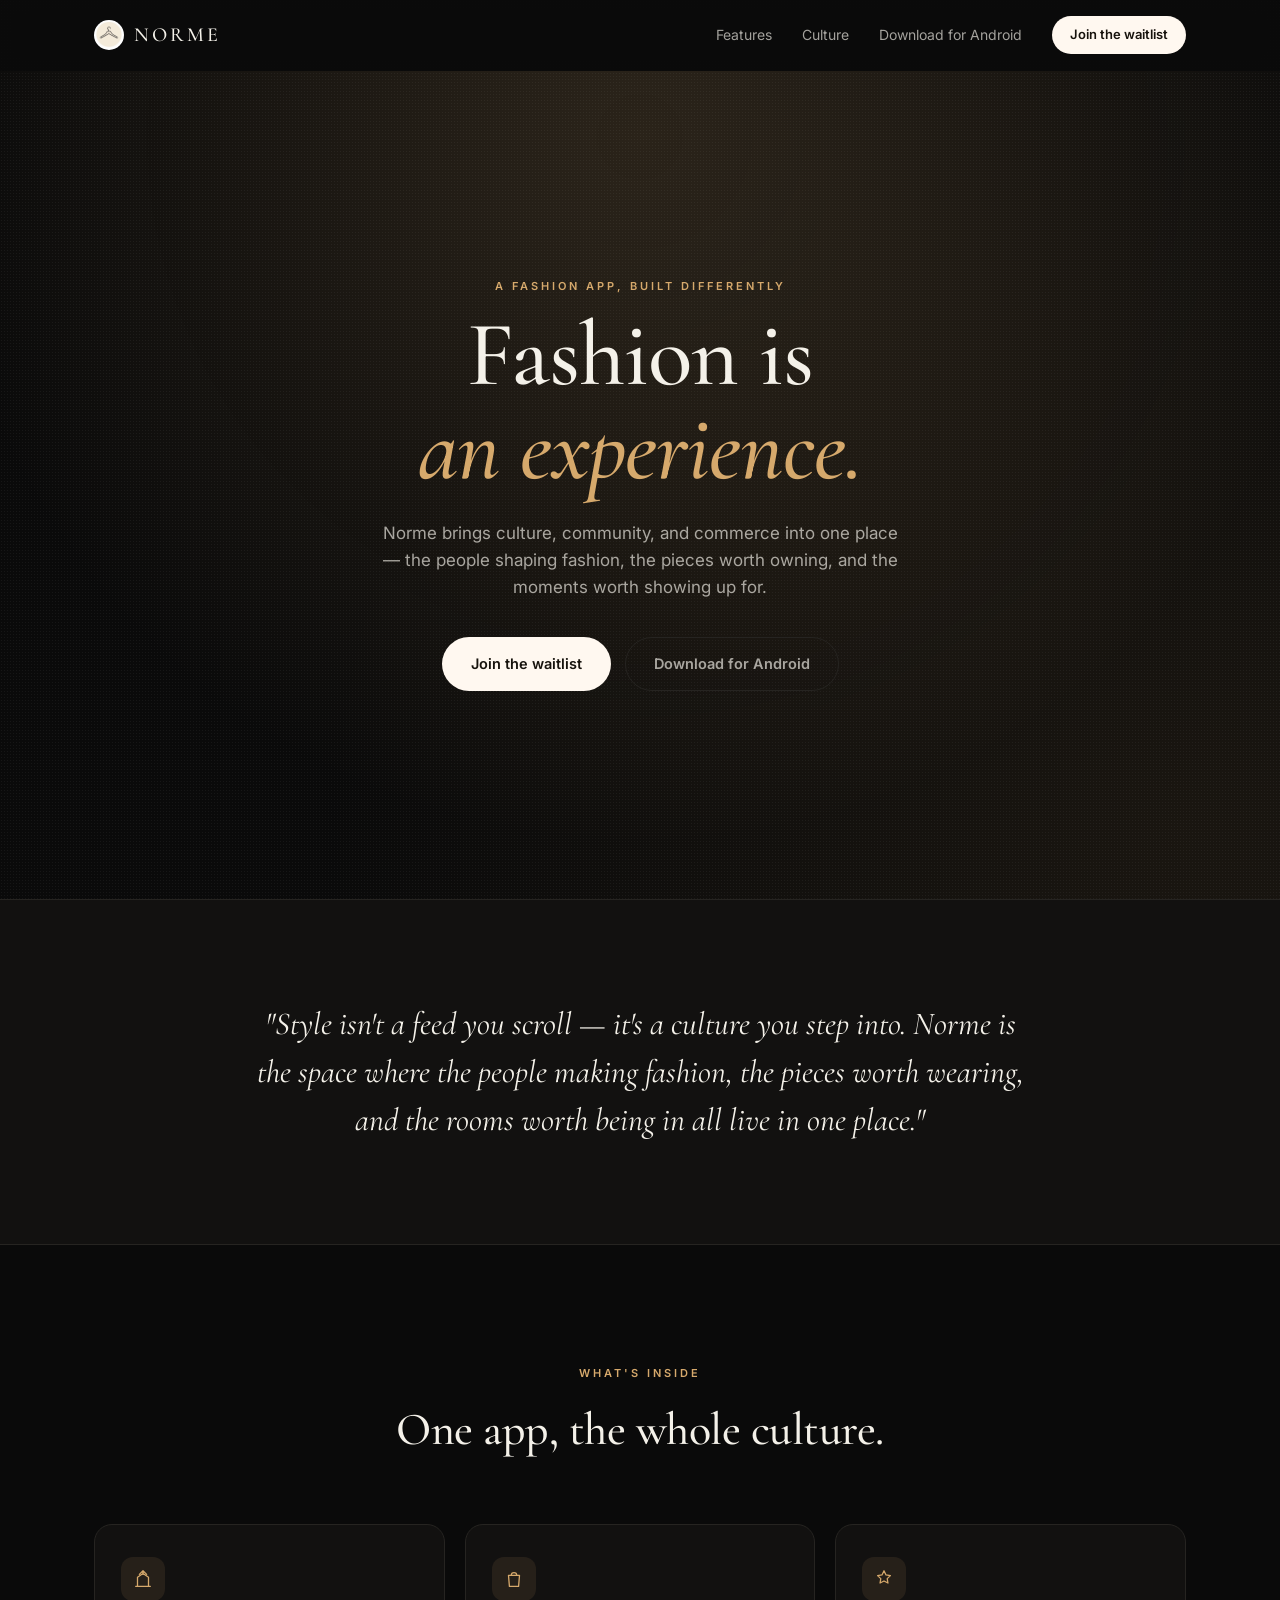
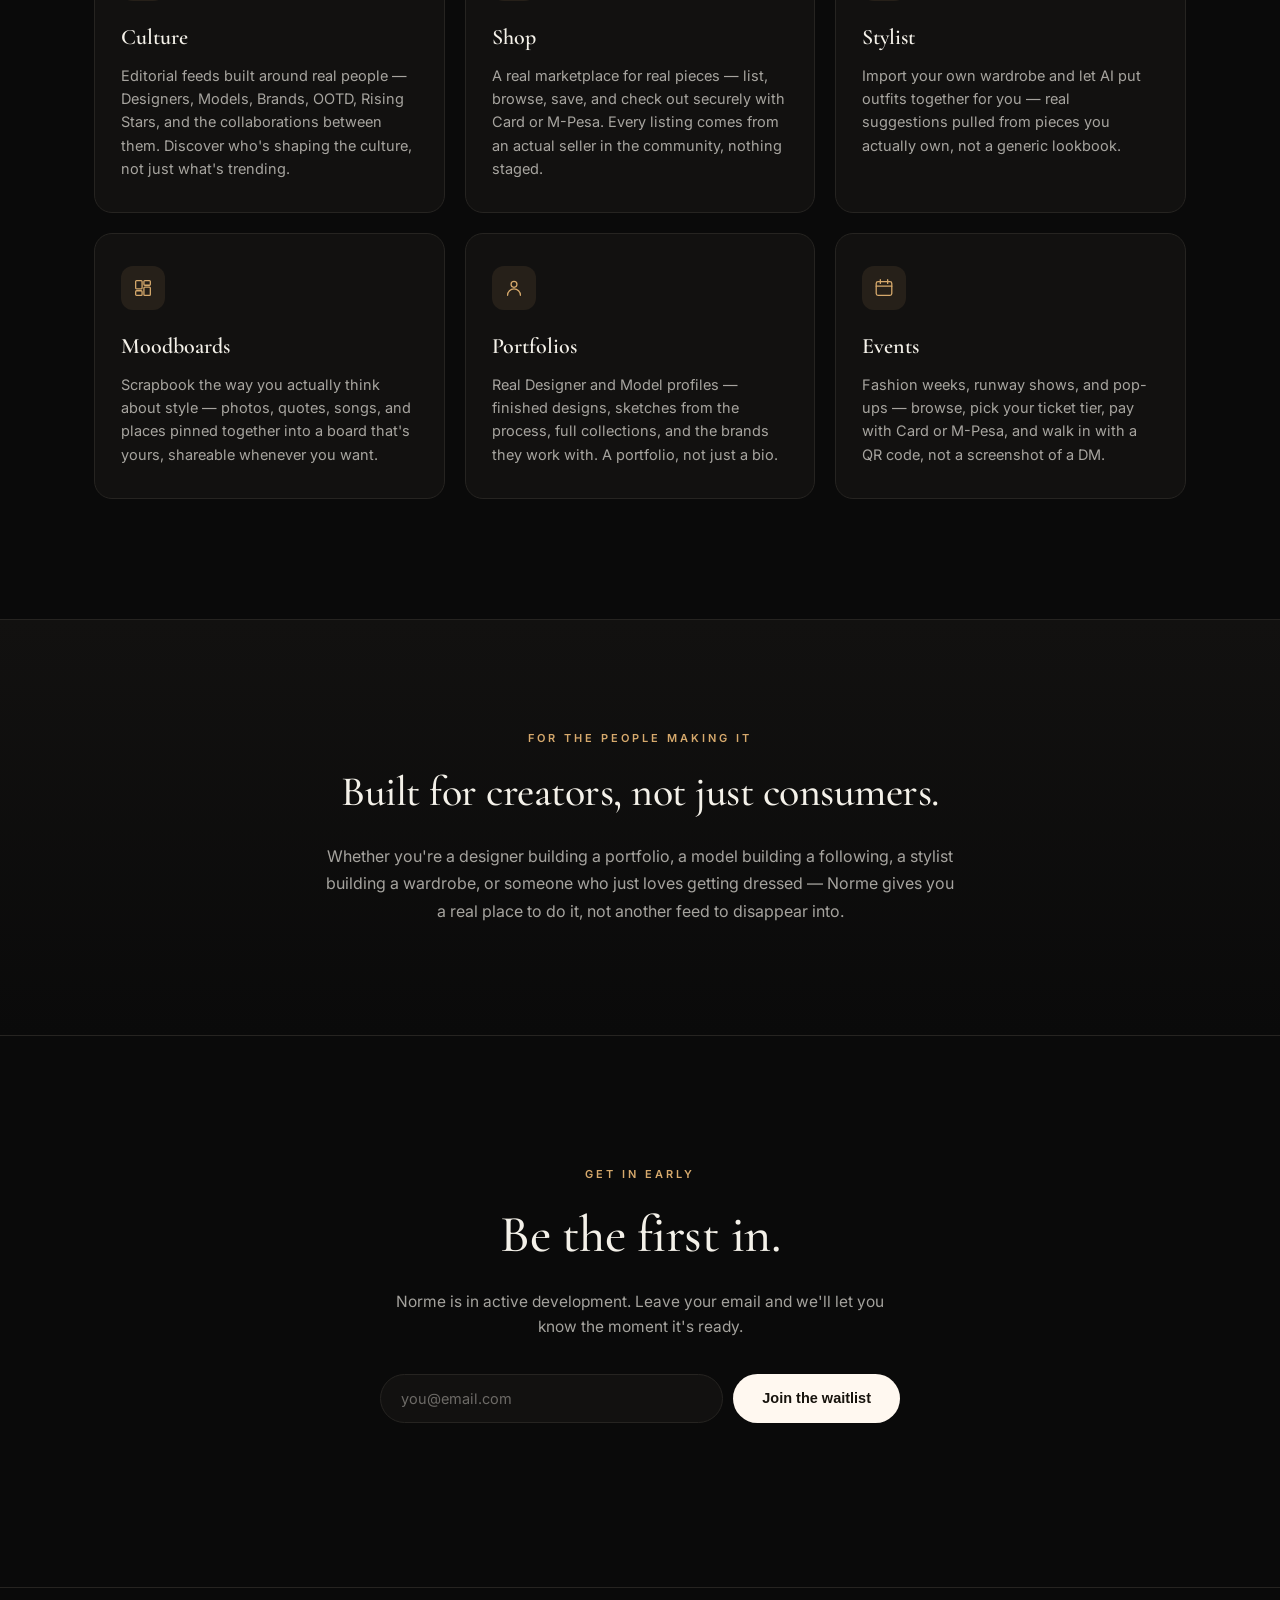
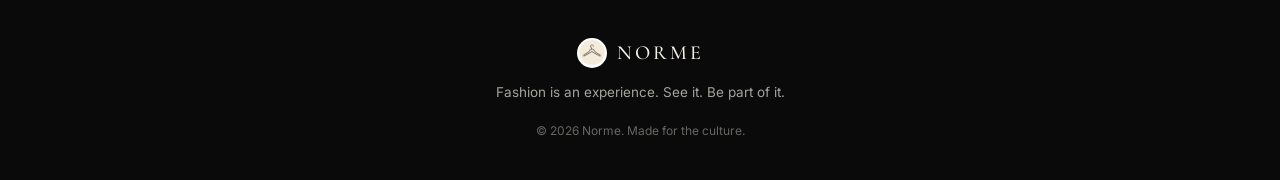
<file: index.html>
<!DOCTYPE html>
<html lang="en">
<head>
<meta charset="UTF-8" />
<meta name="viewport" content="width=device-width, initial-scale=1.0" />
<title>Norme — Fashion is an experience</title>
<meta name="description" content="Norme is where culture, style, and community meet — editorial feeds, a real marketplace, AI styling, moodboards, and fashion events, all in one app." />
<link rel="icon" href="assets/norme_logo.png" type="image/png" />

<link rel="preconnect" href="https://fonts.googleapis.com" />
<link rel="preconnect" href="https://fonts.gstatic.com" crossorigin />
<link href="https://fonts.googleapis.com/css2?family=Cormorant+Garamond:ital,wght@0,400;0,500;0,600;1,400&family=Inter:wght@400;500;600;700&display=swap" rel="stylesheet" />

<link rel="stylesheet" href="css/styles.css" />
</head>
<body>

<div class="grain"></div>

<header class="nav" id="nav">
  <div class="nav-inner">
    <a href="#top" class="nav-brand">
      <img src="assets/norme_logo.png" alt="Norme" class="nav-logo" />
      <span class="nav-wordmark">NORME</span>
    </a>
    <nav class="nav-links">
      <a href="#features">Features</a>
      <a href="#culture">Culture</a>
      <a href="downloads/norme-app.apk" download>Download for Android</a>
      <a href="#waitlist" class="nav-cta">Join the waitlist</a>
    </nav>
    <button class="nav-toggle" id="navToggle" aria-label="Open menu">
      <span></span><span></span><span></span>
    </button>
  </div>
  <div class="nav-mobile" id="navMobile">
    <a href="#features">Features</a>
    <a href="#culture">Culture</a>
    <a href="downloads/norme-app.apk" download>Download for Android</a>
    <a href="#waitlist" class="nav-cta">Join the waitlist</a>
  </div>
</header>

<main id="top">

  <!-- HERO -->
  <section class="hero">
    <div class="hero-glow"></div>
    <div class="hero-content">
      <p class="eyebrow">A FASHION APP, BUILT DIFFERENTLY</p>
      <h1 class="hero-title">Fashion is<br /><em>an experience.</em></h1>
      <p class="hero-sub">
        Norme brings culture, community, and commerce into one place — the
        people shaping fashion, the pieces worth owning, and the moments
        worth showing up for.
      </p>
      <div class="hero-actions">
        <a href="#waitlist" class="btn btn-primary">Join the waitlist</a>
        <a href="downloads/norme-app.apk" class="btn btn-ghost" download>Download for Android</a>
      </div>
    </div>
  </section>

  <!-- MANIFESTO -->
  <section class="manifesto">
    <p class="manifesto-quote">
      "Style isn't a feed you scroll — it's a culture you step into. Norme
      is the space where the people making fashion, the pieces worth
      wearing, and the rooms worth being in all live in one place."
    </p>
  </section>

  <!-- FEATURES -->
  <section class="features" id="features">
    <div class="section-head">
      <p class="eyebrow">WHAT'S INSIDE</p>
      <h2>One app, the whole culture.</h2>
    </div>

    <div class="feature-grid">

      <article class="feature-card">
        <div class="feature-icon" aria-hidden="true">
          <svg viewBox="0 0 24 24" fill="none" stroke="currentColor" stroke-width="1.4"><path d="M12 3v4M8 7l4-4 4 4M4 20h16M6 20V10l6-4 6 4v10" stroke-linecap="round" stroke-linejoin="round"/></svg>
        </div>
        <h3>Culture</h3>
        <p>Editorial feeds built around real people — Designers, Models,
        Brands, OOTD, Rising Stars, and the collaborations between them.
        Discover who's shaping the culture, not just what's trending.</p>
      </article>

      <article class="feature-card">
        <div class="feature-icon" aria-hidden="true">
          <svg viewBox="0 0 24 24" fill="none" stroke="currentColor" stroke-width="1.4"><path d="M6 8h12l-1 12H7L6 8Z" stroke-linejoin="round"/><path d="M9 8a3 3 0 0 1 6 0" stroke-linecap="round"/></svg>
        </div>
        <h3>Shop</h3>
        <p>A real marketplace for real pieces — list, browse, save, and
        check out securely with Card or M-Pesa. Every listing comes from
        an actual seller in the community, nothing staged.</p>
      </article>

      <article class="feature-card">
        <div class="feature-icon" aria-hidden="true">
          <svg viewBox="0 0 24 24" fill="none" stroke="currentColor" stroke-width="1.4"><path d="M12 3l2.2 4.6L19 8.3l-3.5 3.3.8 4.8L12 14.2l-4.3 2.2.8-4.8L5 8.3l4.8-.7L12 3Z" stroke-linejoin="round"/></svg>
        </div>
        <h3>Stylist</h3>
        <p>Import your own wardrobe and let AI put outfits together for
        you — real suggestions pulled from pieces you actually own, not a
        generic lookbook.</p>
      </article>

      <article class="feature-card">
        <div class="feature-icon" aria-hidden="true">
          <svg viewBox="0 0 24 24" fill="none" stroke="currentColor" stroke-width="1.4"><rect x="4" y="4" width="7" height="9" rx="1"/><rect x="13" y="4" width="7" height="5" rx="1"/><rect x="13" y="11" width="7" height="9" rx="1"/><rect x="4" y="15" width="7" height="5" rx="1"/></svg>
        </div>
        <h3>Moodboards</h3>
        <p>Scrapbook the way you actually think about style — photos,
        quotes, songs, and places pinned together into a board that's
        yours, shareable whenever you want.</p>
      </article>

      <article class="feature-card">
        <div class="feature-icon" aria-hidden="true">
          <svg viewBox="0 0 24 24" fill="none" stroke="currentColor" stroke-width="1.4"><circle cx="12" cy="8" r="3.2"/><path d="M5 20c0-3.9 3.1-7 7-7s7 3.1 7 7" stroke-linecap="round"/></svg>
        </div>
        <h3>Portfolios</h3>
        <p>Real Designer and Model profiles — finished designs, sketches
        from the process, full collections, and the brands they work
        with. A portfolio, not just a bio.</p>
      </article>

      <article class="feature-card">
        <div class="feature-icon" aria-hidden="true">
          <svg viewBox="0 0 24 24" fill="none" stroke="currentColor" stroke-width="1.4"><rect x="3.5" y="5" width="17" height="15" rx="2"/><path d="M3.5 10h17M8 3v4M16 3v4" stroke-linecap="round"/></svg>
        </div>
        <h3>Events</h3>
        <p>Fashion weeks, runway shows, and pop-ups — browse, pick your
        ticket tier, pay with Card or M-Pesa, and walk in with a QR code,
        not a screenshot of a DM.</p>
      </article>

    </div>
  </section>

  <!-- CULTURE STRIP -->
  <section class="culture" id="culture">
    <div class="culture-inner">
      <p class="eyebrow">FOR THE PEOPLE MAKING IT</p>
      <h2>Built for creators, not just consumers.</h2>
      <p class="culture-copy">
        Whether you're a designer building a portfolio, a model building a
        following, a stylist building a wardrobe, or someone who just
        loves getting dressed — Norme gives you a real place to do it,
        not another feed to disappear into.
      </p>
    </div>
  </section>

  <!-- WAITLIST -->
  <section class="waitlist" id="waitlist">
    <div class="waitlist-inner">
      <p class="eyebrow">GET IN EARLY</p>
      <h2>Be the first in.</h2>
      <p class="waitlist-copy">
        Norme is in active development. Leave your email and we'll let you
        know the moment it's ready.
      </p>

      <form id="waitlistForm" class="waitlist-form" novalidate>
        <input
          type="email"
          id="waitlistEmail"
          name="email"
          placeholder="you@email.com"
          required
          autocomplete="email"
        />
        <button type="submit" id="waitlistSubmit" class="btn btn-primary">
          Join the waitlist
        </button>
      </form>
      <p class="waitlist-status" id="waitlistStatus" role="status" aria-live="polite"></p>
    </div>
  </section>

</main>

<footer class="footer">
  <div class="footer-inner">
    <a href="#top" class="nav-brand">
      <img src="assets/norme_logo.png" alt="Norme" class="nav-logo" />
      <span class="nav-wordmark">NORME</span>
    </a>
    <p class="footer-tagline">Fashion is an experience. See it. Be part of it.</p>
    <p class="footer-copy">© <span id="year"></span> Norme. Made for the culture.</p>
  </div>
</footer>

<script src="js/config.js"></script>
<script src="js/main.js"></script>
</body>
</html>
</file>
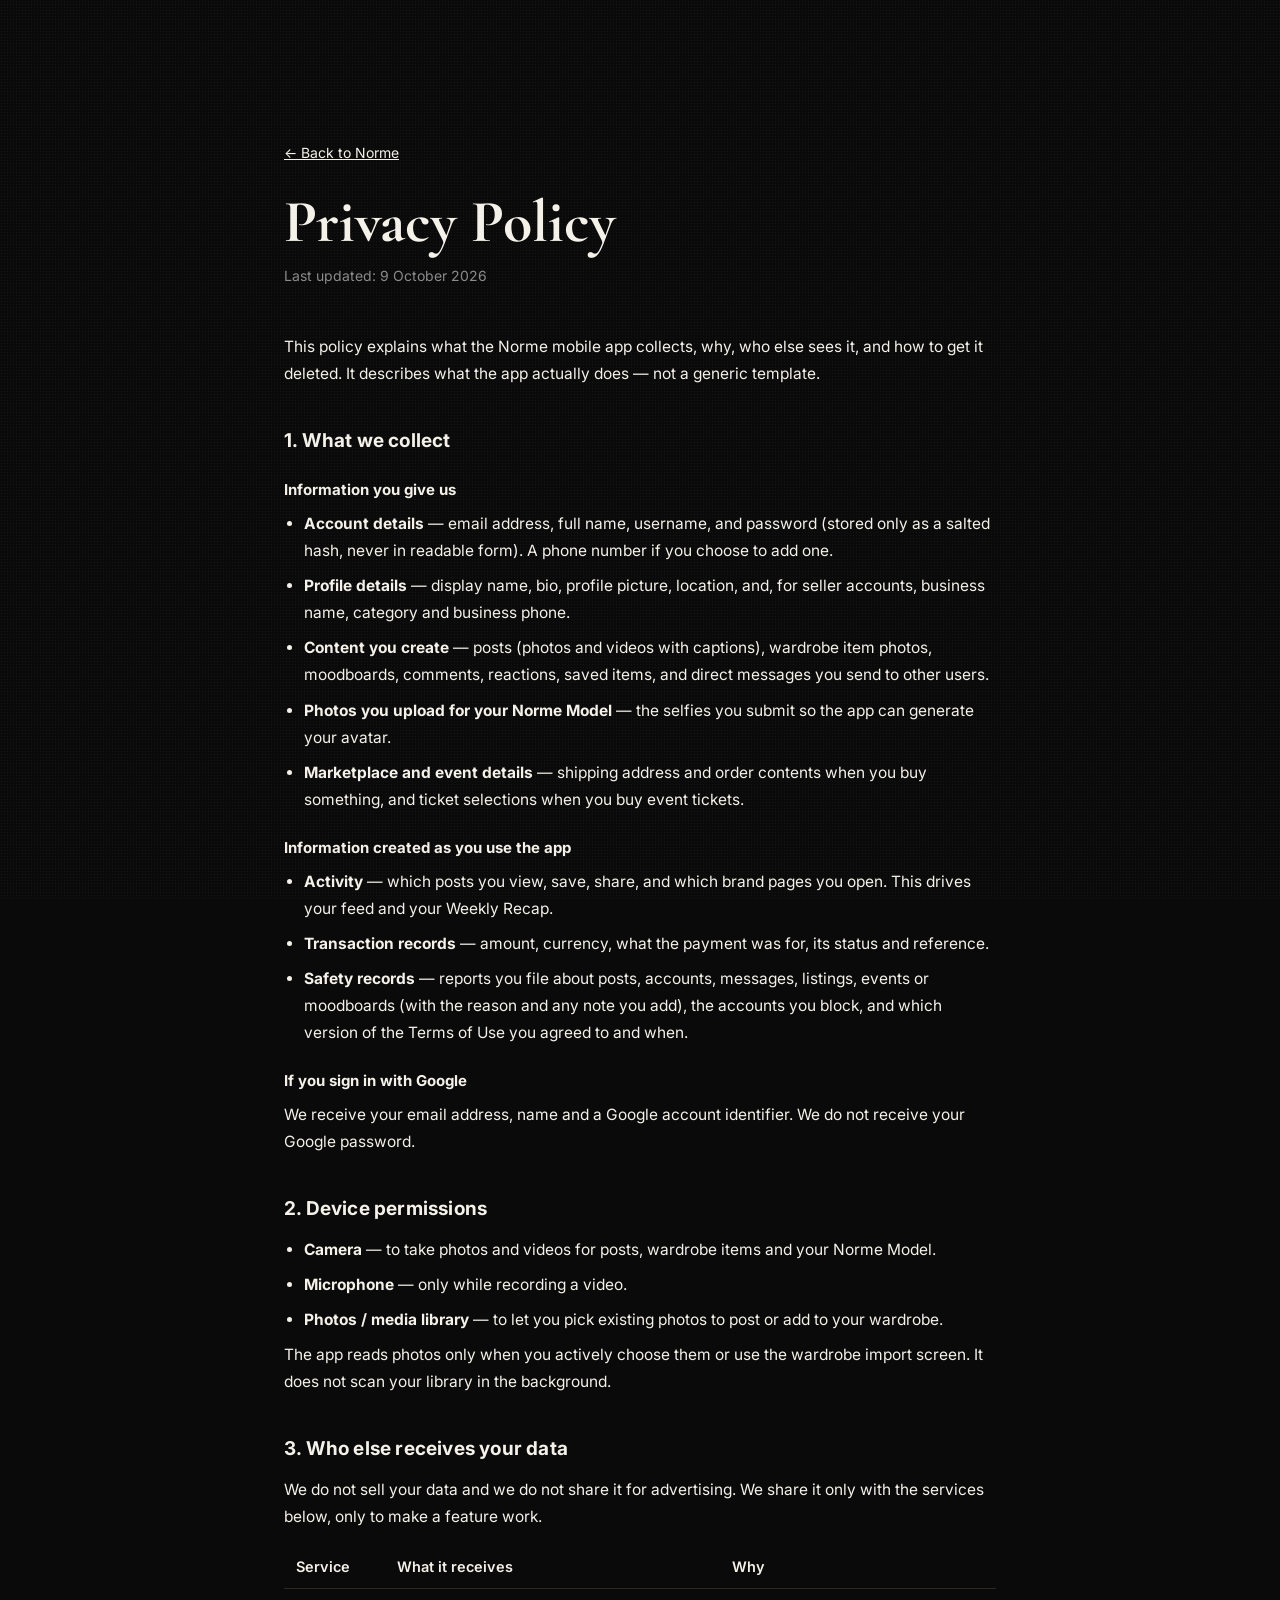
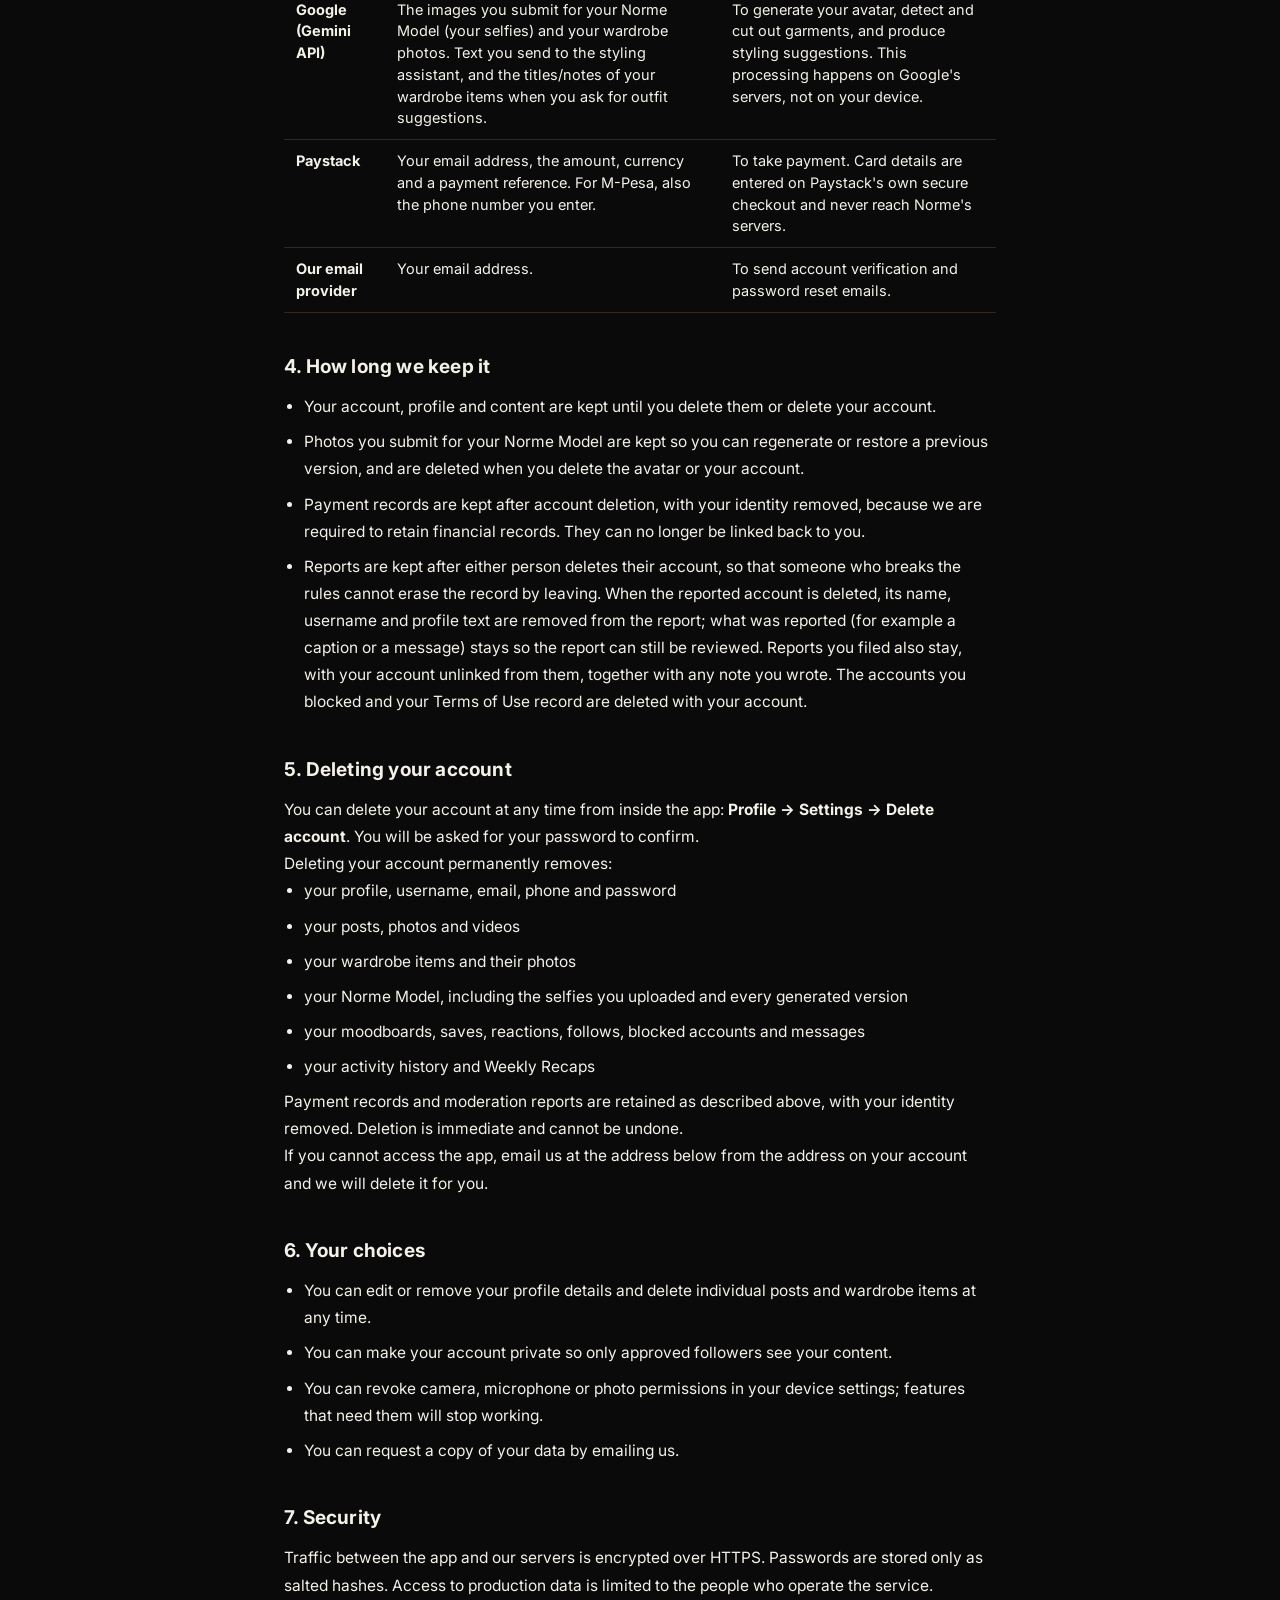
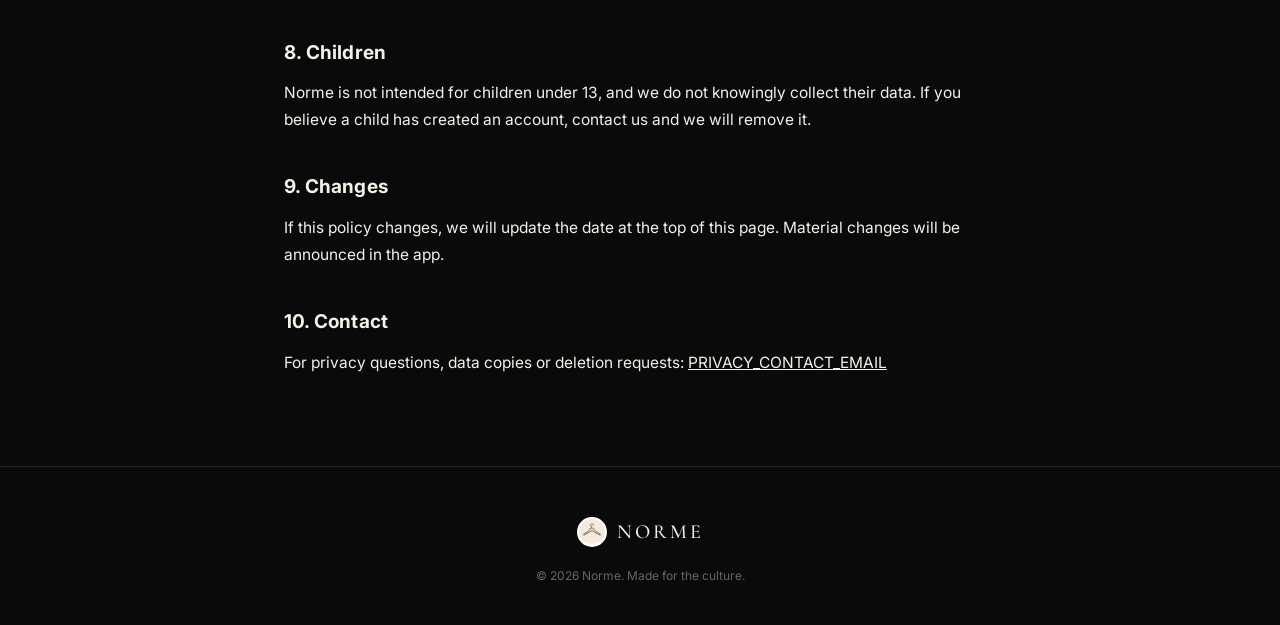
<file: privacy.html>
<!DOCTYPE html>
<html lang="en">
<head>
<meta charset="UTF-8" />
<meta name="viewport" content="width=device-width, initial-scale=1.0" />
<title>Norme — Privacy Policy</title>
<meta name="description" content="How the Norme app collects, uses, shares and deletes your data." />
<link rel="icon" href="assets/norme_logo.png" type="image/png" />

<link rel="preconnect" href="https://fonts.googleapis.com" />
<link rel="preconnect" href="https://fonts.gstatic.com" crossorigin />
<link href="https://fonts.googleapis.com/css2?family=Cormorant+Garamond:ital,wght@0,400;0,500;0,600;1,400&family=Inter:wght@400;500;600;700&display=swap" rel="stylesheet" />

<link rel="stylesheet" href="css/styles.css" />
<style>
  .legal { max-width: 760px; margin: 0 auto; padding: 140px 24px 90px; }
  .legal h1 { font-family: 'Cormorant Garamond', serif; font-size: clamp(38px, 7vw, 60px); line-height: 1.05; margin: 0 0 10px; }
  .legal .updated { color: var(--muted, #8a8a8a); font-size: 14px; margin-bottom: 44px; }
  .legal h2 { font-size: 19px; margin: 40px 0 12px; letter-spacing: .2px; }
  .legal h3 { font-size: 15px; margin: 24px 0 8px; }
  .legal p, .legal li { font-size: 15.5px; line-height: 1.75; }
  .legal ul { padding-left: 20px; }
  .legal li { margin-bottom: 8px; }
  .legal table { width: 100%; border-collapse: collapse; margin: 16px 0 8px; font-size: 14.5px; }
  .legal th, .legal td { text-align: left; padding: 10px 12px; border-bottom: 1px solid rgba(140,120,95,.28); vertical-align: top; }
  .legal th { font-weight: 600; }
  .legal a { text-decoration: underline; }
  .legal .back { display: inline-block; margin-bottom: 28px; font-size: 14px; }
</style>
</head>
<body>

<div class="grain"></div>

<main class="legal" id="top">
  <a class="back" href="index.html">← Back to Norme</a>

  <h1>Privacy Policy</h1>
  <p class="updated">Last updated: 9 October 2026</p>

  <p>
    This policy explains what the Norme mobile app collects, why, who else sees
    it, and how to get it deleted. It describes what the app actually does — not
    a generic template.
  </p>

  <h2>1. What we collect</h2>

  <h3>Information you give us</h3>
  <ul>
    <li><strong>Account details</strong> — email address, full name, username, and password (stored only as a salted hash, never in readable form). A phone number if you choose to add one.</li>
    <li><strong>Profile details</strong> — display name, bio, profile picture, location, and, for seller accounts, business name, category and business phone.</li>
    <li><strong>Content you create</strong> — posts (photos and videos with captions), wardrobe item photos, moodboards, comments, reactions, saved items, and direct messages you send to other users.</li>
    <li><strong>Photos you upload for your Norme Model</strong> — the selfies you submit so the app can generate your avatar.</li>
    <li><strong>Marketplace and event details</strong> — shipping address and order contents when you buy something, and ticket selections when you buy event tickets.</li>
  </ul>

  <h3>Information created as you use the app</h3>
  <ul>
    <li><strong>Activity</strong> — which posts you view, save, share, and which brand pages you open. This drives your feed and your Weekly Recap.</li>
    <li><strong>Transaction records</strong> — amount, currency, what the payment was for, its status and reference.</li>
    <li><strong>Safety records</strong> — reports you file about posts, accounts, messages, listings, events or moodboards (with the reason and any note you add), the accounts you block, and which version of the Terms of Use you agreed to and when.</li>
  </ul>

  <h3>If you sign in with Google</h3>
  <p>
    We receive your email address, name and a Google account identifier. We do
    not receive your Google password.
  </p>

  <h2>2. Device permissions</h2>
  <ul>
    <li><strong>Camera</strong> — to take photos and videos for posts, wardrobe items and your Norme Model.</li>
    <li><strong>Microphone</strong> — only while recording a video.</li>
    <li><strong>Photos / media library</strong> — to let you pick existing photos to post or add to your wardrobe.</li>
  </ul>
  <p>
    The app reads photos only when you actively choose them or use the wardrobe
    import screen. It does not scan your library in the background.
  </p>

  <h2>3. Who else receives your data</h2>
  <p>We do not sell your data and we do not share it for advertising. We share it only with the services below, only to make a feature work.</p>

  <table>
    <tr><th>Service</th><th>What it receives</th><th>Why</th></tr>
    <tr>
      <td><strong>Google (Gemini API)</strong></td>
      <td>The images you submit for your Norme Model (your selfies) and your wardrobe photos. Text you send to the styling assistant, and the titles/notes of your wardrobe items when you ask for outfit suggestions.</td>
      <td>To generate your avatar, detect and cut out garments, and produce styling suggestions. This processing happens on Google's servers, not on your device.</td>
    </tr>
    <tr>
      <td><strong>Paystack</strong></td>
      <td>Your email address, the amount, currency and a payment reference. For M-Pesa, also the phone number you enter.</td>
      <td>To take payment. Card details are entered on Paystack's own secure checkout and never reach Norme's servers.</td>
    </tr>
    <tr>
      <td><strong>Our email provider</strong></td>
      <td>Your email address.</td>
      <td>To send account verification and password reset emails.</td>
    </tr>
  </table>

  <h2>4. How long we keep it</h2>
  <ul>
    <li>Your account, profile and content are kept until you delete them or delete your account.</li>
    <li>Photos you submit for your Norme Model are kept so you can regenerate or restore a previous version, and are deleted when you delete the avatar or your account.</li>
    <li>Payment records are kept after account deletion, with your identity removed, because we are required to retain financial records. They can no longer be linked back to you.</li>
    <li>Reports are kept after either person deletes their account, so that someone who breaks the rules cannot erase the record by leaving. When the reported account is deleted, its name, username and profile text are removed from the report; what was reported (for example a caption or a message) stays so the report can still be reviewed. Reports you filed also stay, with your account unlinked from them, together with any note you wrote. The accounts you blocked and your Terms of Use record are deleted with your account.</li>
  </ul>

  <h2>5. Deleting your account</h2>
  <p>
    You can delete your account at any time from inside the app:
    <strong>Profile → Settings → Delete account</strong>. You will be asked for
    your password to confirm.
  </p>
  <p>Deleting your account permanently removes:</p>
  <ul>
    <li>your profile, username, email, phone and password</li>
    <li>your posts, photos and videos</li>
    <li>your wardrobe items and their photos</li>
    <li>your Norme Model, including the selfies you uploaded and every generated version</li>
    <li>your moodboards, saves, reactions, follows, blocked accounts and messages</li>
    <li>your activity history and Weekly Recaps</li>
  </ul>
  <p>
    Payment records and moderation reports are retained as described above, with
    your identity removed. Deletion is immediate and cannot be undone.
  </p>
  <p>
    If you cannot access the app, email us at the address below from the address
    on your account and we will delete it for you.
  </p>

  <h2>6. Your choices</h2>
  <ul>
    <li>You can edit or remove your profile details and delete individual posts and wardrobe items at any time.</li>
    <li>You can make your account private so only approved followers see your content.</li>
    <li>You can revoke camera, microphone or photo permissions in your device settings; features that need them will stop working.</li>
    <li>You can request a copy of your data by emailing us.</li>
  </ul>

  <h2>7. Security</h2>
  <p>
    Traffic between the app and our servers is encrypted over HTTPS. Passwords
    are stored only as salted hashes. Access to production data is limited to
    the people who operate the service.
  </p>

  <h2>8. Children</h2>
  <p>
    Norme is not intended for children under 13, and we do not knowingly collect
    their data. If you believe a child has created an account, contact us and we
    will remove it.
  </p>

  <h2>9. Changes</h2>
  <p>
    If this policy changes, we will update the date at the top of this page. Material
    changes will be announced in the app.
  </p>

  <h2>10. Contact</h2>
  <p>
    For privacy questions, data copies or deletion requests:
    <a href="mailto:PRIVACY_CONTACT_EMAIL">PRIVACY_CONTACT_EMAIL</a>
  </p>
</main>

<footer class="footer">
  <div class="footer-inner">
    <a href="index.html" class="nav-brand">
      <img src="assets/norme_logo.png" alt="Norme" class="nav-logo" />
      <span class="nav-wordmark">NORME</span>
    </a>
    <p class="footer-copy">© <span id="year"></span> Norme. Made for the culture.</p>
  </div>
</footer>

<script>
  document.getElementById('year').textContent = new Date().getFullYear();
</script>
</body>
</html>
</file>
<file: css/styles.css>
:root {
  --ink: #f4f1e9;
  --ink-muted: rgba(244, 241, 233, 0.66);
  --ink-faint: rgba(244, 241, 233, 0.4);
  --bg: #0a0a0a;
  --bg-raised: #121110;
  --border: #262421;
  --gold: #d6a96c;
  --gold-deep: #8b6b3e;
  --cream: #fff8f0;
  --radius: 18px;
  --max-width: 1140px;
  --font-serif: "Cormorant Garamond", serif;
  --font-sans: "Inter", sans-serif;
}

* {
  box-sizing: border-box;
  margin: 0;
  padding: 0;
}

html {
  scroll-behavior: smooth;
}

body {
  background: var(--bg);
  color: var(--ink);
  font-family: var(--font-sans);
  line-height: 1.5;
  -webkit-font-smoothing: antialiased;
  overflow-x: hidden;
}

img {
  max-width: 100%;
  display: block;
}

a {
  color: inherit;
  text-decoration: none;
}

.grain {
  position: fixed;
  inset: 0;
  pointer-events: none;
  z-index: 1;
  opacity: 0.05;
  background-image: radial-gradient(#fff 0.5px, transparent 0.5px);
  background-size: 3px 3px;
}

.eyebrow {
  font-size: 11px;
  letter-spacing: 3px;
  color: var(--gold);
  font-weight: 600;
  margin-bottom: 14px;
}

/* ---------- NAV ---------- */

.nav {
  position: sticky;
  top: 0;
  z-index: 50;
  background: rgba(10, 10, 10, 0.7);
  backdrop-filter: blur(14px);
  border-bottom: 1px solid transparent;
  transition: border-color 0.3s ease, background 0.3s ease;
}

.nav.scrolled {
  border-bottom-color: var(--border);
  background: rgba(10, 10, 10, 0.92);
}

.nav-inner {
  max-width: var(--max-width);
  margin: 0 auto;
  padding: 16px 24px;
  display: flex;
  align-items: center;
  justify-content: space-between;
}

.nav-brand {
  display: flex;
  align-items: center;
  gap: 10px;
}

.nav-logo {
  width: 30px;
  height: 30px;
  border-radius: 50%;
}

.nav-wordmark {
  font-family: var(--font-serif);
  font-size: 20px;
  letter-spacing: 3px;
  font-weight: 500;
}

.nav-links {
  display: flex;
  align-items: center;
  gap: 30px;
  font-size: 14px;
  color: var(--ink-muted);
}

.nav-links a:hover {
  color: var(--ink);
}

.nav-cta {
  background: var(--cream);
  color: #17130d;
  padding: 9px 18px;
  border-radius: 999px;
  font-weight: 600;
  font-size: 13px;
}

.nav-cta:hover {
  background: var(--gold);
  color: #17130d;
}

.nav-toggle {
  display: none;
  flex-direction: column;
  gap: 5px;
  background: none;
  border: none;
  cursor: pointer;
  padding: 6px;
}

.nav-toggle span {
  width: 22px;
  height: 2px;
  background: var(--ink);
  border-radius: 2px;
}

.nav-mobile {
  display: none;
  flex-direction: column;
  gap: 4px;
  padding: 0 24px 20px;
  font-size: 15px;
}

.nav-mobile a {
  padding: 12px 0;
  border-bottom: 1px solid var(--border);
  color: var(--ink-muted);
}

.nav-mobile .nav-cta {
  display: inline-block;
  margin-top: 12px;
  text-align: center;
  border-bottom: none;
}

.nav.open .nav-mobile {
  display: flex;
}

/* ---------- HERO ---------- */

.hero {
  position: relative;
  min-height: 92vh;
  display: flex;
  align-items: center;
  justify-content: center;
  padding: 80px 24px;
  text-align: center;
  overflow: hidden;
}

.hero-glow {
  position: absolute;
  inset: -20%;
  background: radial-gradient(
      circle at 50% 20%,
      rgba(214, 169, 108, 0.16),
      transparent 55%
    ),
    radial-gradient(circle at 80% 80%, rgba(139, 107, 62, 0.12), transparent 50%);
  pointer-events: none;
}

.hero-content {
  position: relative;
  z-index: 2;
  max-width: 720px;
}

.hero-title {
  font-family: var(--font-serif);
  font-weight: 500;
  font-size: clamp(48px, 9vw, 92px);
  line-height: 1.02;
  letter-spacing: -1px;
  margin-bottom: 24px;
}

.hero-title em {
  font-style: italic;
  color: var(--gold);
}

.hero-sub {
  font-size: 17px;
  color: var(--ink-muted);
  max-width: 520px;
  margin: 0 auto 36px;
  line-height: 1.6;
}

.hero-actions {
  display: flex;
  gap: 14px;
  justify-content: center;
  flex-wrap: wrap;
}

.btn {
  display: inline-flex;
  align-items: center;
  justify-content: center;
  padding: 15px 28px;
  border-radius: 999px;
  font-weight: 600;
  font-size: 14.5px;
  transition: transform 0.2s ease, background 0.2s ease, border-color 0.2s ease;
  border: 1px solid transparent;
  cursor: pointer;
}

.btn:hover {
  transform: translateY(-1px);
}

.btn-primary {
  background: var(--cream);
  color: #17130d;
}

.btn-primary:hover {
  background: var(--gold);
}

.btn-primary:disabled {
  opacity: 0.6;
  cursor: not-allowed;
  transform: none;
}

.btn-ghost {
  border-color: var(--border);
  color: var(--ink-muted);
  background: transparent;
}

.btn-ghost:hover {
  border-color: var(--gold);
  color: var(--ink);
}

/* ---------- MANIFESTO ---------- */

.manifesto {
  padding: 100px 24px;
  border-top: 1px solid var(--border);
  border-bottom: 1px solid var(--border);
  background: var(--bg-raised);
}

.manifesto-quote {
  max-width: 780px;
  margin: 0 auto;
  text-align: center;
  font-family: var(--font-serif);
  font-style: italic;
  font-size: clamp(22px, 3.4vw, 32px);
  line-height: 1.5;
  color: var(--ink);
}

/* ---------- FEATURES ---------- */

.features {
  max-width: var(--max-width);
  margin: 0 auto;
  padding: 120px 24px;
}

.section-head {
  text-align: center;
  max-width: 560px;
  margin: 0 auto 60px;
}

.section-head h2 {
  font-family: var(--font-serif);
  font-weight: 500;
  font-size: clamp(32px, 5vw, 46px);
  letter-spacing: -0.5px;
}

.feature-grid {
  display: grid;
  grid-template-columns: repeat(3, 1fr);
  gap: 20px;
}

.feature-card {
  background: var(--bg-raised);
  border: 1px solid var(--border);
  border-radius: var(--radius);
  padding: 32px 26px;
  transition: border-color 0.25s ease, transform 0.25s ease;
}

.feature-card:hover {
  border-color: rgba(214, 169, 108, 0.4);
  transform: translateY(-3px);
}

.feature-icon {
  width: 44px;
  height: 44px;
  border-radius: 12px;
  background: rgba(214, 169, 108, 0.1);
  color: var(--gold);
  display: flex;
  align-items: center;
  justify-content: center;
  margin-bottom: 20px;
}

.feature-icon svg {
  width: 22px;
  height: 22px;
}

.feature-card h3 {
  font-family: var(--font-serif);
  font-size: 22px;
  font-weight: 600;
  margin-bottom: 10px;
}

.feature-card p {
  font-size: 14.5px;
  color: var(--ink-muted);
  line-height: 1.6;
}

/* ---------- CULTURE STRIP ---------- */

.culture {
  border-top: 1px solid var(--border);
  border-bottom: 1px solid var(--border);
  background: linear-gradient(180deg, var(--bg-raised), var(--bg));
  padding: 110px 24px;
}

.culture-inner {
  max-width: 640px;
  margin: 0 auto;
  text-align: center;
}

.culture-inner h2 {
  font-family: var(--font-serif);
  font-weight: 500;
  font-size: clamp(30px, 4.6vw, 42px);
  margin-bottom: 20px;
  letter-spacing: -0.5px;
}

.culture-copy {
  color: var(--ink-muted);
  font-size: 16px;
  line-height: 1.7;
}

/* ---------- WAITLIST ---------- */

.waitlist {
  padding: 130px 24px;
  text-align: center;
}

.waitlist-inner {
  max-width: 520px;
  margin: 0 auto;
}

.waitlist h2 {
  font-family: var(--font-serif);
  font-weight: 500;
  font-size: clamp(34px, 5.6vw, 52px);
  margin-bottom: 16px;
  letter-spacing: -0.5px;
}

.waitlist-copy {
  color: var(--ink-muted);
  font-size: 15.5px;
  margin-bottom: 34px;
  line-height: 1.6;
}

.waitlist-form {
  display: flex;
  gap: 10px;
  flex-wrap: wrap;
  justify-content: center;
}

.waitlist-form input[type="email"] {
  flex: 1 1 260px;
  padding: 15px 20px;
  border-radius: 999px;
  border: 1px solid var(--border);
  background: var(--bg-raised);
  color: var(--ink);
  font-size: 14.5px;
  font-family: var(--font-sans);
  outline: none;
  transition: border-color 0.2s ease;
}

.waitlist-form input[type="email"]::placeholder {
  color: var(--ink-faint);
}

.waitlist-form input[type="email"]:focus {
  border-color: var(--gold);
}

.waitlist-status {
  margin-top: 16px;
  font-size: 13.5px;
  min-height: 18px;
  color: var(--ink-muted);
}

.waitlist-status.success {
  color: #8fd6a8;
}

.waitlist-status.error {
  color: #e08a7d;
}

/* ---------- FOOTER ---------- */

.footer {
  border-top: 1px solid var(--border);
  padding: 50px 24px 40px;
}

.footer-inner {
  max-width: var(--max-width);
  margin: 0 auto;
  text-align: center;
  display: flex;
  flex-direction: column;
  align-items: center;
  gap: 10px;
}

.footer-tagline {
  color: var(--ink-muted);
  font-size: 13.5px;
  margin-top: 4px;
}

.footer-copy {
  color: var(--ink-faint);
  font-size: 12px;
  margin-top: 10px;
}

/* ---------- RESPONSIVE ---------- */

@media (max-width: 860px) {
  .feature-grid {
    grid-template-columns: repeat(2, 1fr);
  }
}

@media (max-width: 640px) {
  .nav-links {
    display: none;
  }
  .nav-toggle {
    display: flex;
  }
  .feature-grid {
    grid-template-columns: 1fr;
  }
  .hero {
    min-height: 88vh;
    padding: 60px 20px;
  }
  .manifesto,
  .culture,
  .waitlist,
  .features {
    padding-left: 20px;
    padding-right: 20px;
  }
}
</file>
